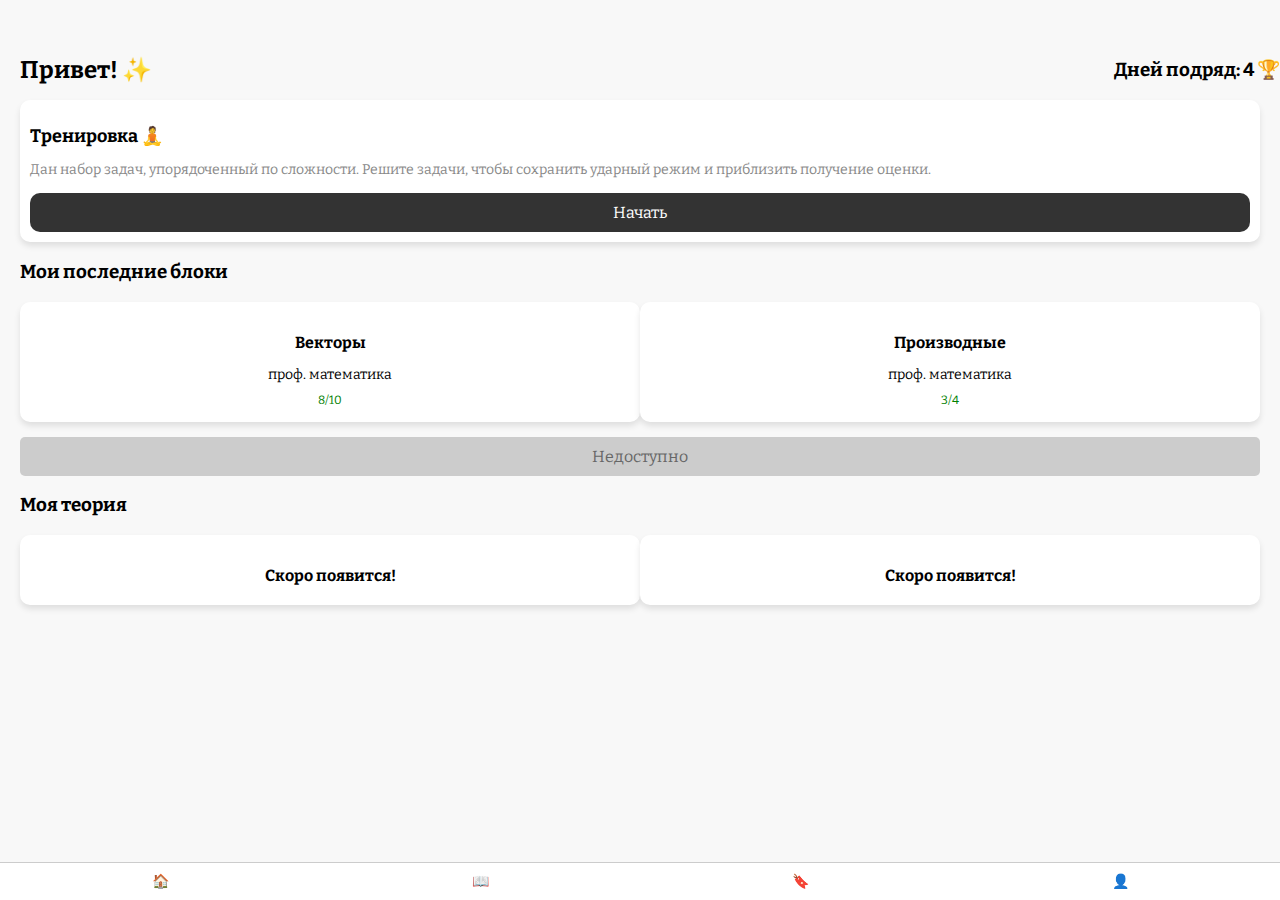
<file: front-end/index.html>
<!DOCTYPE html>
<html lang="ru">
<head>
    <meta charset="UTF-8">
    <meta name="viewport" content="width=device-width, initial-scale=1.0">
    <link rel="preconnect" href="https://fonts.googleapis.com">
    <link rel="preconnect" href="https://fonts.gstatic.com" crossorigin>
    <link href="https://fonts.googleapis.com/css2?family=Bitter:ital,wght@0,100..900;1,100..900&display=swap" rel="stylesheet">
    <title>Учебное приложение</title>
    <link rel="stylesheet" href="styles.css">
    <link rel="icon" href="favicon.png" type="image/x-icon">
</head>
<body>

<div class="container">
    <div class="header">
        <h1>Привет! ✨</h1>
        <h3>Дней подряд: 4 🏆</h3>
    </div>
    <div class="block">
        <h2>Тренировка 🧘</h2>
        <p>Дан набор задач, упорядоченный по сложности. Решите задачи, чтобы сохранить ударный режим и приблизить получение оценки.</p>
        <button id="pon">Начать</button>
    </div>

    <h3>Мои последние блоки</h3>
    <div class="my-blocks">
        <div class="my-block">
            <h3>Векторы</h3>
            <p>проф. математика</p>
            <div class="progress">8/10</div>
        </div>
        <div class="my-block">
            <h3>Производные</h3>
            <p>проф. математика</p>
            <div class="progress">3/4</div>
        </div>
    </div>
    <button class="solve-btn disabled">Недоступно</button>

    <h3>Моя теория</h3>
    <div class="my-blocks">
        <div class="my-block">
            <h3>Скоро появится!</h3>
        </div>
        <div class="my-block">
            <h3>Скоро появится!</h3>
        </div>
    </div>
</div>

<div class="nav-bar">
    <a href="#">🏠</a>
    <a href="#">📖</a>
    <a href="#">🔖</a>
    <a href="#" id="lk">👤</a>
</div>
<script>
    document.getElementById('pon').addEventListener('click', function() {
        window.location.href = 'main_train.html';
    }); 
    document.getElementById('lk').addEventListener('click', function() {
        window.location.href = 'lk.html';
    }); 
</script>
</body>
</html>
</file>
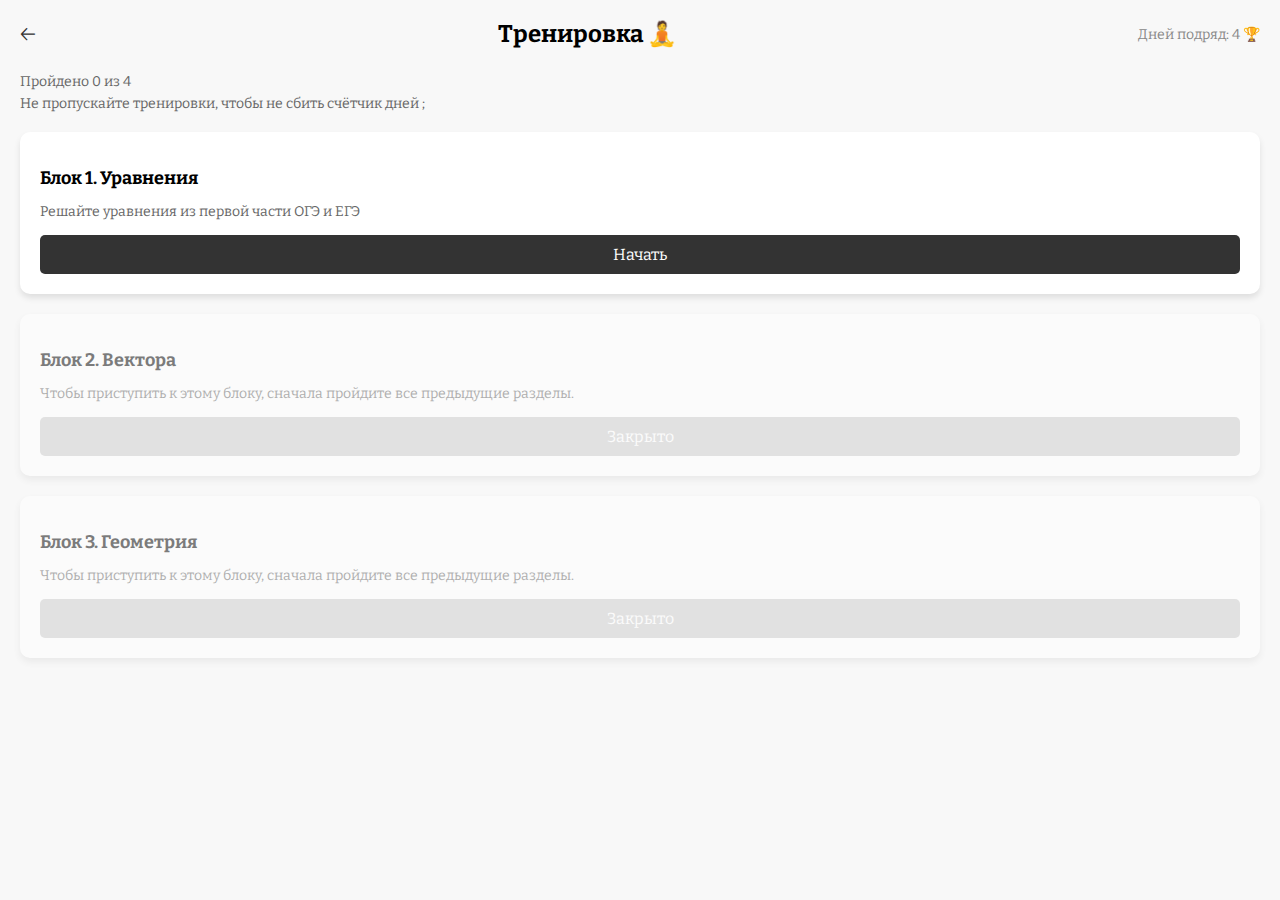
<file: front-end/main_train.html>
<!DOCTYPE html>
<html lang="ru">
<head>
    <link rel="icon" href="favicon.png" type="image/x-icon">
    <meta charset="UTF-8">
    <meta name="viewport" content="width=device-width, initial-scale=1.0">
    <link rel="preconnect" href="https://fonts.googleapis.com">
    <link rel="preconnect" href="https://fonts.gstatic.com" crossorigin>
    <link href="https://fonts.googleapis.com/css2?family=Bitter:ital,wght@0,100..900;1,100..900&display=swap" rel="stylesheet">
    <title>Тренировка</title>
    <link rel="stylesheet" href="train_styles.css">
</head>
<body>

<div class="container">
    <header class="header">
        <a href="#" class="back-btn" id="arrow-pon">←</a>
        <h1>Тренировка 🧘</h1>
        <div class="streak">Дней подряд: 4 🏆</div>
    </header>

    <section class="progress">
        <p>Пройдено 0 из 4</p>
        <p>Не пропускайте тренировки, чтобы не сбить счётчик дней ;</p>
    </section>

    <div class="block">
        <!-- <span class="checkmark">✔️</span> -->
        <h2>Блок 1. Уравнения </h2>
        <p>Решайте уравнения из первой части ОГЭ и ЕГЭ</p>
        <button class="action-btn">Начать</button>
    </div>

    <div class="block disabled">
        <h2>Блок 2. Вектора</h2>
        <p>Чтобы приступить к этому блоку, сначала пройдите все предыдущие разделы.</p>
        <button class="action-btn">Закрыто</button>
    </div>

    <div class="block disabled">
        <h2>Блок 3. Геометрия</h2>
        <p>Чтобы приступить к этому блоку, сначала пройдите все предыдущие разделы.</p>
        <button class="action-btn">Закрыто</button>
    </div>
</div>
<script>
const startButton = document.querySelector('.block .action-btn');

startButton.addEventListener('click', function() {
  window.location.href = 'menu.html'; 
});
document.getElementById('arrow-pon').addEventListener('click', function() {
  window.location.href = 'index.html'; 
});

</script>
</body>
</html>
</file>
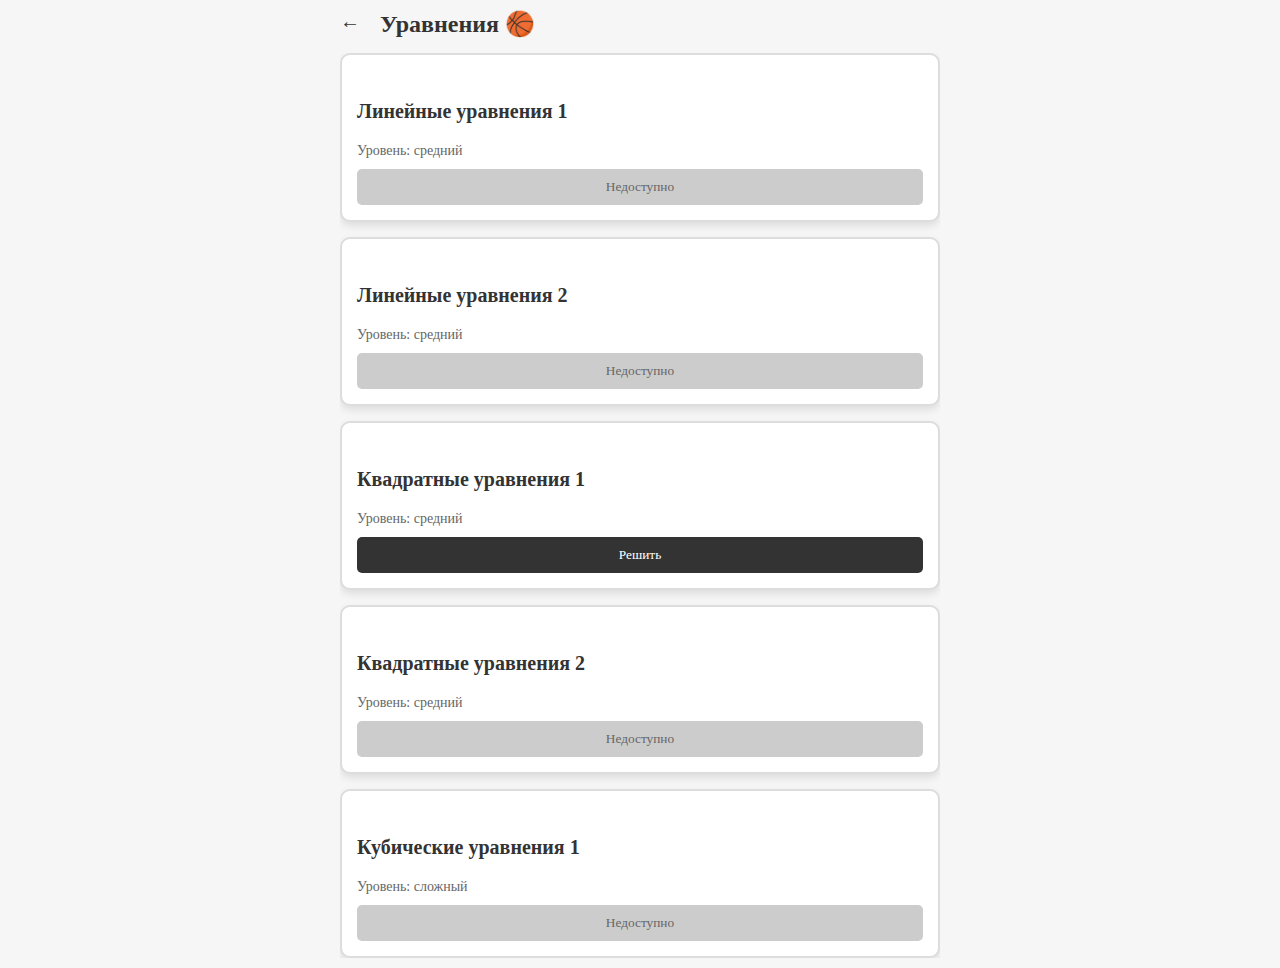
<file: front-end/menu.html>
<!DOCTYPE html>
<html lang="ru">
<head>
    <link rel="icon" href="favicon.png" type="image/x-icon">
    <meta charset="UTF-8">
    <meta name="viewport" content="width=device-width, initial-scale=1.0">
    <title>Задачи</title>
    <link rel="stylesheet" href="menu.css">
</head>
<body>
    <div class="container">
        <div style="display: flex;">
            <a href="#" class="back-btn" id="arrow-pon">←</a>
            <header margin-bottom="20px">
                <h1>Уравнения 🏀</h1>
            </header>    
        </div>


        <section class="task-list">
            <div class="task-card">
                <div class="task-content">
                    <h2>Линейные уравнения 1</h2>
                      <p>Уровень: средний</p>
                    <button id = "btn1" class="solve-btn disabled">Недоступно</button>
                </div>
            </div>

            <div class="task-card">
                <div class="task-content">
                    <h2>Линейные уравнения 2</h2>
                    <p>Уровень: средний</p>
                    <button id = "btn2" class="solve-btn disabled">Недоступно</button>
                </div>
            </div>


            <div class="task-card">
                <div class="task-content">
                    <h2>Квадратные уравнения 1</h2>
                    <p>Уровень: средний</p>
                    <button id = "solve-quadratic-1" class="solve-btn">Решить</button>
                </div>
            </div>

            <div class="task-card">
                <div class="task-content">
                    <h2>Квадратные уравнения 2</h2>
                    <p>Уровень: средний</p>
                    <button id = "btn4" class="solve-btn disabled" disabled>Недоступно</button>
                </div>
            </div>

            <div class="task-card">
                <div class="task-content">
                    <h2>Кубические уравнения 1</h2>
                    <p>Уровень: сложный</p>
                    <button id = "btn5" class="solve-btn disabled" disabled>Недоступно</button>
                </div>
            </div>
        </section>
    </div>
    <script>
    document.getElementById('solve-quadratic-1').addEventListener('click', function() {
        window.location.href = 'task.html';
    });
    document.getElementById('arrow-pon').addEventListener('click', function() {
        window.location.href = 'main_train.html'; 
    });
</script>
</body>
</html>
</file>
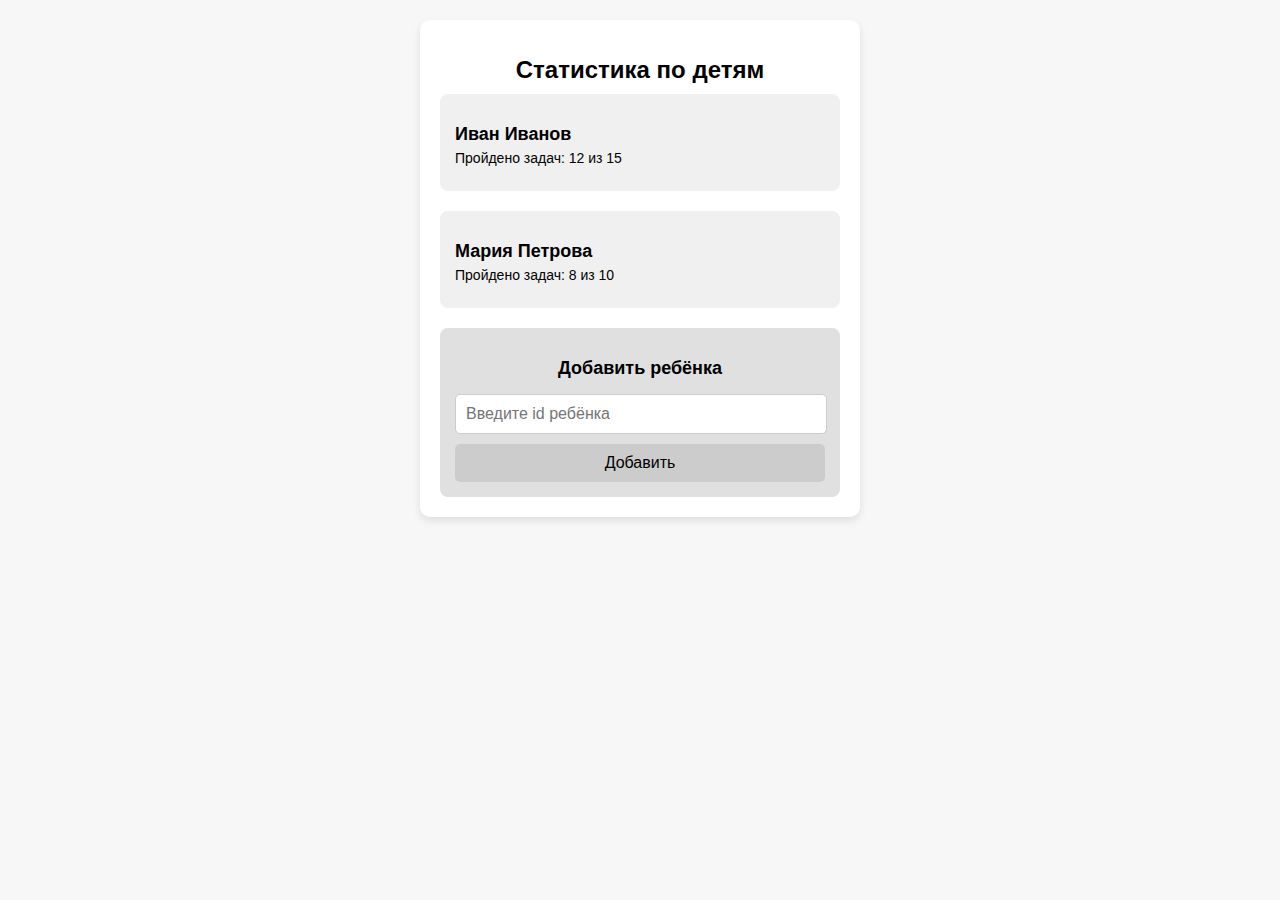
<file: front-end/parents.html>
<!DOCTYPE html>
<html lang="ru">
<head>
    <link rel="icon" href="favicon.png" type="image/x-icon">
    <meta charset="UTF-8">
    <meta name="viewport" content="width=device-width, initial-scale=1.0">
    <title>Статистика детей</title>
    <style>
        body {
            font-family: Arial, sans-serif;
            background-color: #f7f7f7;
            display: flex;
            justify-content: center;
            align-items: flex-start;
            height: 100vh;
            margin: 0;
            overflow-y: scroll;
        }

        .container {
            width: 400px;
            padding: 20px;
            background-color: white;
            box-shadow: 0 4px 8px rgba(0, 0, 0, 0.1);
            border-radius: 10px;
            text-align: center;
            margin-top: 20px;
        }

        .container h1 {
            font-size: 24px;
            margin-bottom: 10px;
        }

        .block {
            background-color: #f0f0f0;
            padding: 15px;
            border-radius: 8px;
            margin-bottom: 20px;
            text-align: left;
        }

        .block h2 {
            font-size: 18px;
            margin-bottom: 5px;
        }

        .block p {
            font-size: 14px;
            margin: 0 0 10px 0;
        }

        .add-child {
            background-color: #e0e0e0;
            padding: 15px;
            border-radius: 8px;
        }

        .add-child h2 {
            font-size: 18px;
            margin-bottom: 5px;
        }

        .add-child input[type="text"] {
            width: calc(100% - 20px); /* Исправлено для ограничения поля ввода */
            padding: 10px;
            margin-top: 10px; /* Нормализованный отступ сверху */
            border-radius: 5px;
            border: 1px solid #ccc;
            font-size: 16px;
        }

        .add-child button {
            width: 100%;
            padding: 10px;
            background-color: #cccccc;
            color: black; /* Изменён цвет текста кнопки */
            border: none;
            border-radius: 5px;
            font-size: 16px;
            cursor: pointer;
            margin-top: 10px;
        }

        .add-child button:hover {
            background-color: #bbbbbb;
        }
    </style>
</head>
<body>

<div class="container">
    <h1>Статистика по детям</h1>

    <!-- Список детей -->
    <div id="children-list">
        <!-- Статистика ребенка 1 -->
        <div class="block">
            <h2>Иван Иванов</h2>
            <p>Пройдено задач: 12 из 15</p>
        </div>

        <!-- Статистика ребенка 2 -->
        <div class="block">
            <h2>Мария Петрова</h2>
            <p>Пройдено задач: 8 из 10</p>
        </div>
    </div>

    <!-- Добавление нового ребенка -->
    <div class="add-child">
        <h2>Добавить ребёнка</h2>
        <input type="text" placeholder="Введите id ребёнка" id="childName">
        <button onclick="addChild()">Добавить</button>
    </div>
</div>

<script>
    function addChild() {
        const name = document.getElementById('childName').value;
        if (name) {
            // Создаем новый элемент для ребенка
            const childBlock = document.createElement('div');
            childBlock.classList.add('block');
            
            // Добавляем HTML структуру с именем ребенка и количеством пройденных задач
            childBlock.innerHTML = `
                <h2>${name}</h2>
                <p>Пройдено задач: 0 из 0</p>
            `;
            
            // Вставляем нового ребенка в список
            document.getElementById('children-list').appendChild(childBlock);

            // Очищаем поле ввода после добавления
            document.getElementById('childName').value = '';
        } else {
            alert('Введите id ребёнка');
        }
    }
</script>

</body>
</html>
</file>
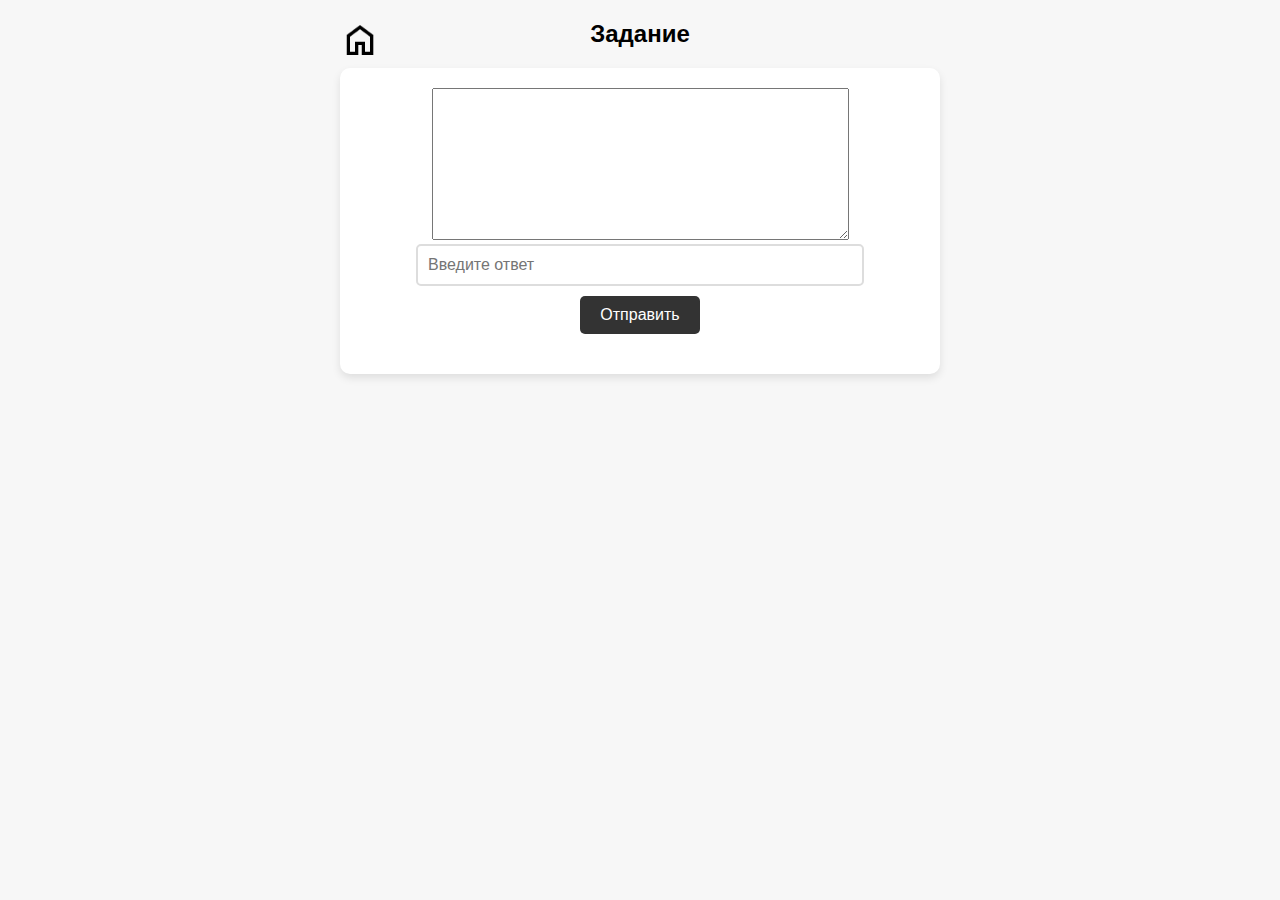
<file: front-end/task.html>
<!DOCTYPE html>
<html lang="ru">
<head>
    <link rel="icon" href="favicon.png" type="image/x-icon">
    <meta charset="UTF-8">
    <meta name="viewport" content="width=device-width, initial-scale=1.0">
    <title>Решите задачу</title>
    <link rel="stylesheet" href="task.css">
</head>
<body>
    <div class="container">
        <header>
            <div class="nav-arrows">
                <img src = "house_icon.png" alt="Назад" id="left-arrow">
            </div>
            <h1>Задание</h1>
        </header>

        <div class="task-section">
            <textarea id="Quest" rows="10" cols="50"></textarea>
            <div class="input-section">
                <input type="text" id="answer" placeholder="Введите ответ">
                <button id="submit-btn">Отправить</button>
            </div>
            <p id="feedback"></p>
        </div>
    </div>

    <script src="task.js"></script>
    <script type="text/javascript">

        async function codeAddress() {
            console.log(document.getElementById("Quest"));
            fetch("http://localhost:8000/tasks/1")
            .then(
                response => response.json()
            )
            .then (
                data => document.getElementById("Quest").value=data["question"]
            );


        }
        window.onload = codeAddress;
    </script>
</body>
</html>
</file>
<file: front-end/styles.css>
bitter-uniquifier {
  font-family: "Bitter", serif;
  font-optical-sizing: auto;
  font-weight: weight;
  font-style: normal;
}

body {
    font-family: Bitter;
    margin: 0;
    padding: 0;
    background-color: #F8F8F8;
}
.container {
    padding: 20px;
}
.header {
    padding-top: 20px;
    display: flex;
}

.header h1 {
    font-size: 24px;
    text-align: left;
}

.header h3 {
  position: absolute;
  right: 0;
}

.block {
    background-color: white;
    border-radius: 10px;
    box-shadow: 0 4px 6px rgba(0,0,0,0.1);
    padding: 10px;
    margin-bottom: 0px;
}
.block h2 {
    font-size: 18px;
    margin-bottom: 10px;
}
.block p {
    font-size: 14px;
    color: #888;
}
.block button {
    display: block;
    margin-top: 15px;
    padding: 10px;
    width: 100%;
    background-color: #333;
    color: white;
    border: none;
    border-radius: 10px;
    font-size: 16px;
    font-family: Bitter;
}
.my-blocks {
    display: flex;
    justify-content: space-between;
}
.my-block {
    background-color: white;
    border-radius: 10px;
    box-shadow: 0 4px 6px rgba(0,0,0,0.1);
    width: 48%;
    padding: 15px;
    text-align: center;
}
.my-block h3 {
    font-size: 16px;
    margin-bottom: 5px;
}
.my-block p {
    font-size: 14px;
    margin-bottom: 10px;
}
.my-block .progress {
    font-size: 12px;
    color: green;
}

.solve-btn {
    padding: 10px;
    background-color: #333;
    color: #fff;
    border: none;
    border-radius: 5px;
    cursor: pointer;
    text-align: center;
    width: 100%;
}

.solve-btn:hover {
    background-color: #555;
}

.solve-btn.disabled {
    background-color: #ccc;
    color: #666;
    cursor: not-allowed;
}

.nav-bar {
    position: fixed;
    bottom: 0;
    width: 100%;
    display: flex;
    justify-content: space-around;
    background-color: white;
    padding: 10px 0;
    border-top: 1px solid #ccc;
}
.nav-bar a {
    text-align: center;
    font-size: 14px;
    color: #333;
    text-decoration: none;
}

button {
    display: block;
    margin-top: 15px;
    padding: 10px;
    width: 100%;
    background-color: #333;
    color: white;
    border: none;
    border-radius: 10px;
    font-size: 16px;
    font-family: Bitter;
}

button:hover {
  background-color: white;
  color:black;
  outline: solid black;
  outline-width: 1px;
  border-color: gray;
  border-radius: 10px;
}
</file>
<file: front-end/train_styles.css>
bitter-<uniquifier> {
  font-family: "Bitter";
  font-optical-sizing: auto;
  font-weight: <weight>;
  font-style: normal;
}

body {
    font-family: Bitter;
    margin: 0;
    padding: 0;
    background-color: #F8F8F8;
}

.container {
    padding: 20px;
}
.header {
    display: flex;
    justify-content: space-between;
    align-items: center;
    padding-bottom: 20px;
    font-family: Bitter;
}
.back-btn {
    text-decoration: none;
    font-size: 20px;
    color: #333;
    font-family: Bitter;
}
.header h1 {
    font-size: 24px;
    margin: 0;
    font-family: Bitter;
}
.streak {
    font-size: 14px;
    color: #888;
    font-family: Bitter;
}
.progress {
    text-align: left;
    margin-bottom: 20px;
    font-family: Bitter;
}
.progress p {
    font-size: 14px;
    color: #666;
    margin: 5px 0;
    font-family: Bitter;
}
.block {
    background-color: white;
    border-radius: 10px;
    box-shadow: 0 4px 6px rgba(0,0,0,0.1);
    padding: 20px;
    margin-bottom: 20px;
    font-family: Bitter;
}
.block h2 {
    font-size: 18px;
    margin-bottom: 10px;
    display: flex;
    justify-content: space-between;
    align-items: center;
    font-family: Bitter;
}
.checkmark {
    font-size: 16px;
    color: green;
    font-family: Bitter;
}
.block p {
    font-size: 14px;
    color: #666;
    margin-bottom: 15px;
    font-family: Bitter;
}
.action-btn {
    display: block;
    padding: 10px;
    width: 100%;
    background-color: #333;
    color: white;
    border: none;
    border-radius: 5px;
    font-size: 16px;
    cursor: pointer;
    font-family: Bitter;
}
.block.disabled {
    opacity: 0.5;
}
.block.disabled .action-btn {
    background-color: #ccc;
    cursor: not-allowed;
}
</file>
<file: front-end/menu.css>
* {
    margin: 0;
    padding: 0;
    box-sizing: border-box;
    font-family: Bitter;
}

bitter-uniquifier {
  font-family: "Bitter", serif;
  font-optical-sizing: auto;
  font-weight: weight;
  font-style: normal;
}

body {
    font-family: Bitter;
    margin: 0;
    padding: 10px;
    background-color: #F6F6F6;
}


.container {
    max-width: 600px;
    margin: 0 auto;
}


header h1 {
    font-size: 24px;
    color: #333;
}

.task-list {
    overflow: hidden;
    margin-top: 15px;
    display: flex;
    flex-direction: column;
    gap: 15px;
  }

.task-card {
    background-color: #fff;
    border: 2px solid #ddd;
    border-radius: 10px;
    padding: 15px;
    box-shadow: 0 4px 8px rgba(0, 0, 0, 0.1);
}


.task-content {
    display: flex;
    flex-direction: column;
}

.task-content h2 {
    font-size: 20px;
    margin-bottom: 20px; /* Добавляем отступ снизу */
    margin-top: 30px;    /* Увеличиваем отступ сверху */
    color: #333;
}


.task-content p {
    font-size: 14px;
    color: #666;
    margin-bottom: 10px;
}

.tags {
    display: flex;
    gap: 10px;
    margin-bottom: 15px;
}

.tag {
    background-color: #36c;
    color: #fff;
    padding: 5px 10px;
    border-radius: 15px;
    font-size: 12px;
    display: inline-block;
}

.solve-btn {
    padding: 10px;
    background-color: #333;
    color: #fff;
    border: none;
    border-radius: 5px;
    cursor: pointer;
    text-align: center;
    width: 100%;
}

.solve-btn:hover {
    background-color: #555;
}

.solve-btn.disabled {
    background-color: #ccc;
    color: #666;
    cursor: not-allowed;
}

.back-btn {
    text-decoration: none;
    font-size: 20px;
    color: #333;
    font-family: Bitter;
    margin-right: 20px;
}



.action-btn {
    display: block;
    padding: 10px;
    width: 100%;
    background-color: #333;
    color: white;
    border: none;
    border-radius: 5px;
    font-size: 16px;
    cursor: pointer;
}

.action-btn solve-quadratic-1 {
  display: block;
  padding: 10px;
  width: 100%;
  background-color: #333;
  color: white;
  border: none;
  border-radius: 5px;
  font-size: 16px;
  cursor: pointer;
}

.back-to-main {
    position: absolute;
    top: 20px;
    right: 650px;
    bottom: 80px;
    display: flex;
    flex-direction: column;
    align-items: center;
    cursor: pointer;
    text-align: center;
}

.door-icon {
    width: 40px;
    height: 40px;
    margin-bottom: 80px;
}

.back-to-main p {
    font-size: 14px;
    color: #007BFF;
}
</file>
<file: front-end/task.css>
/* * {
    margin: 0;
    padding: 0;
    box-sizing: border-box;
    font-family: Arial, sans-serif;
}

body {
    background-color: #f7f7f7;
    padding: 20px;
}

.container {
    max-width: 600px;
    margin: 0 auto;
    text-align: center;
}

header h1 {
    font-size: 24px;
    margin-bottom: 20px;
}

.task-section {
    background-color: white;
    padding: 20px;
    border-radius: 10px;
    box-shadow: 0 4px 8px rgba(0, 0, 0, 0.1);
}

.equation-img {
    width: 100%;
    height: auto;
    margin-bottom: 20px;
    border-radius: 8px;
    border: 1px solid #ccc;
}

.input-section {
    display: flex;
    flex-direction: column;
    align-items: center;
    gap: 10px;
}

#answer {
    padding: 10px;
    width: 80%;
    border: 2px solid #ddd;
    border-radius: 5px;
    font-size: 16px;
}

#submit-btn {
    padding: 10px 20px;
    background-color: #333;
    color: white;
    border: none;
    border-radius: 5px;
    cursor: pointer;
    font-size: 16px;
}

#submit-btn:hover {
    background-color: #555;
}

#feedback {
    margin-top: 20px;
    font-size: 18px;
    color: #333;
} */

* {
    margin: 0;
    padding: 0;
    box-sizing: border-box;
    font-family: Arial, sans-serif;
}

body {
    background-color: #f7f7f7;
    padding: 20px;
}

.container {
    max-width: 600px;
    margin: 0 auto;
    text-align: center;
}

header {
    position: relative;
}

header h1 {
    font-size: 24px;
    margin-bottom: 20px;
}

.nav-arrows {
    display: flex;
    justify-content: space-between;
    position: absolute;
    width: 100%;
    top: 0;
}

.nav-arrows img {
    width: 40px;
    height: 40px;
    cursor: pointer;
}

.task-section {
    background-color: white;
    padding: 20px;
    border-radius: 10px;
    box-shadow: 0 4px 8px rgba(0, 0, 0, 0.1);
}

.equation-img {
    width: 100%;
    height: auto;
    margin-bottom: 20px;
    border-radius: 8px;
    border: 1px solid #ccc;
}

.input-section {
    display: flex;
    flex-direction: column;
    align-items: center;
    gap: 10px;
}

#answer {
    padding: 10px;
    width: 80%;
    border: 2px solid #ddd;
    border-radius: 5px;
    font-size: 16px;
}

#submit-btn {
    padding: 10px 20px;
    background-color: #333;
    color: white;
    border: none;
    border-radius: 5px;
    cursor: pointer;
    font-size: 16px;
}

#submit-btn:hover {
    background-color: #555;
}

#feedback {
    margin-top: 20px;
    font-size: 18px;
    color: #333;
}
</file>
